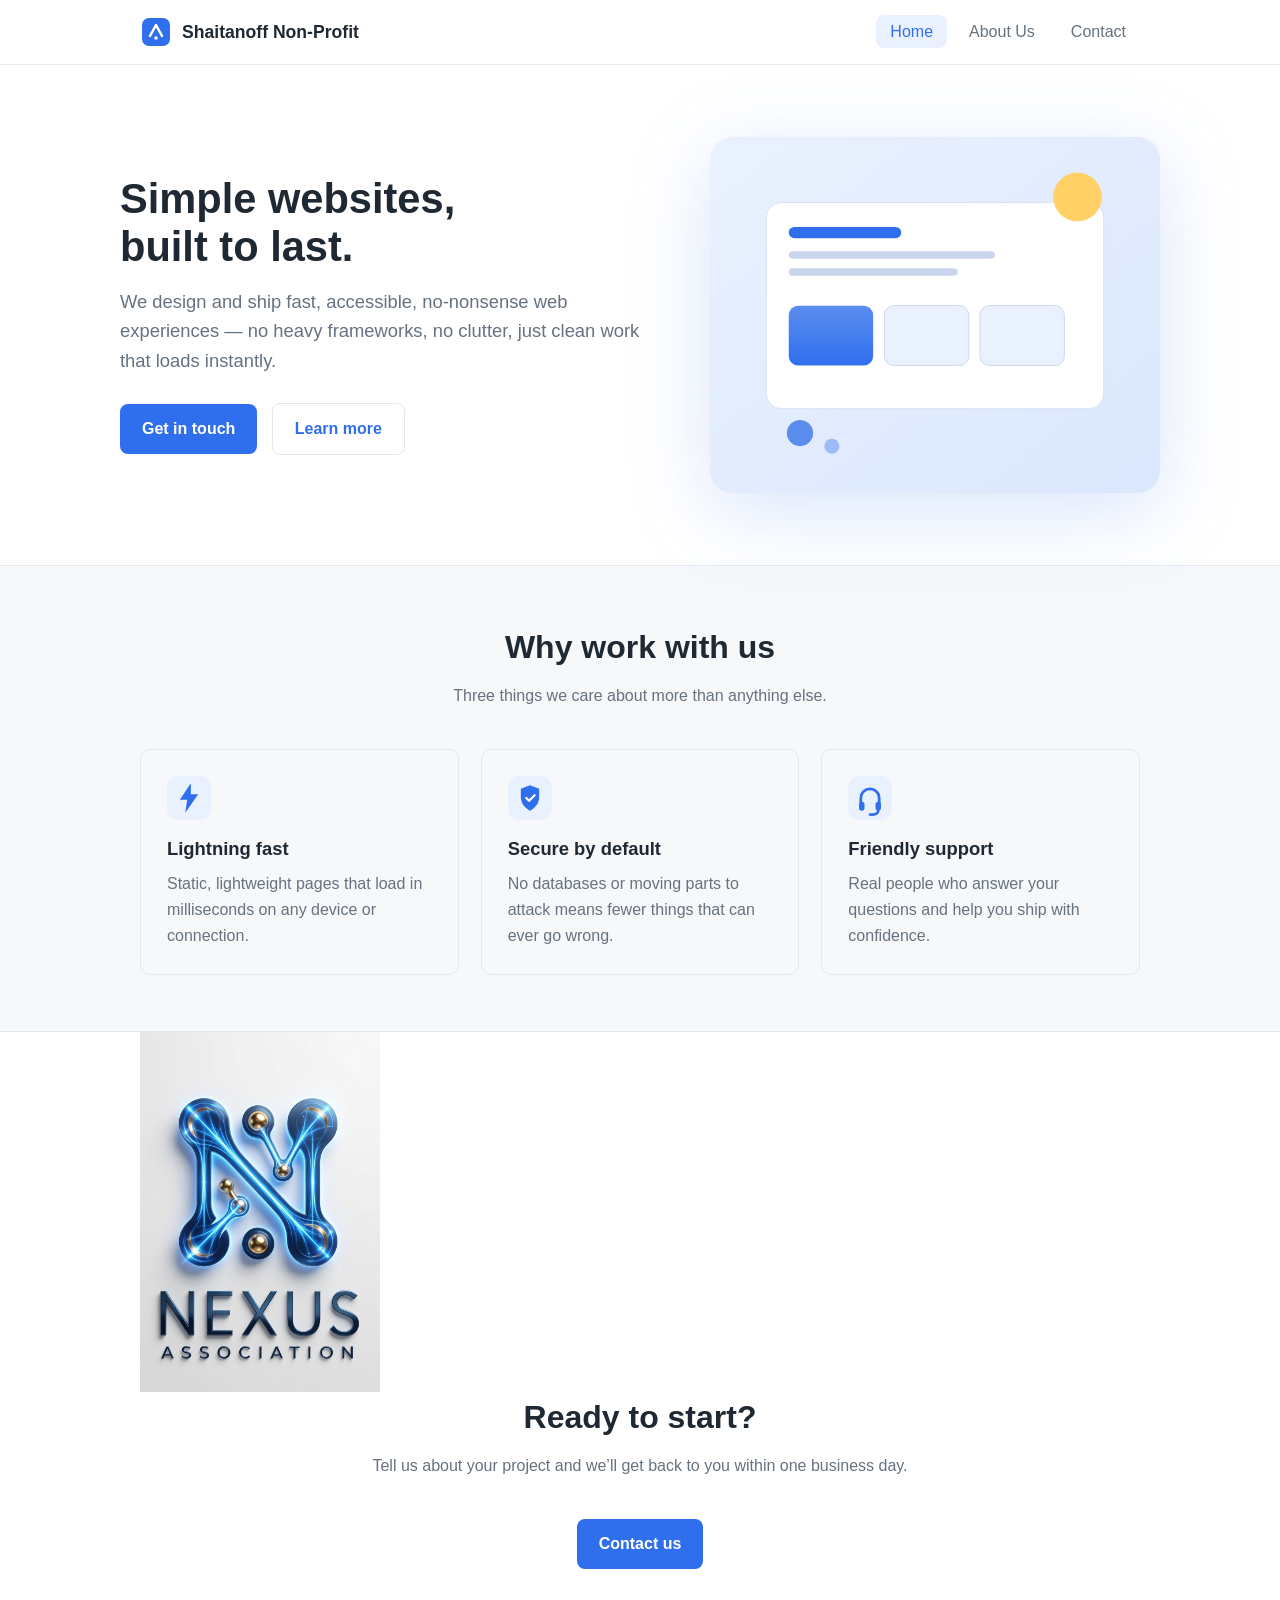
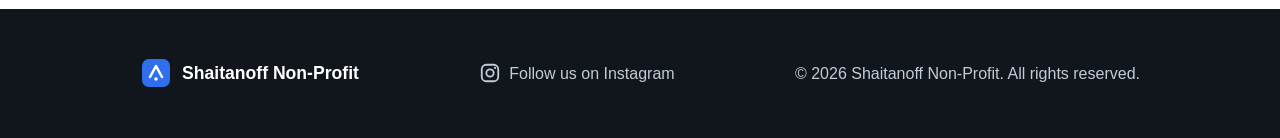
<file: website/index.html>
<!DOCTYPE html>
<html lang="en">
<head>
  <meta charset="UTF-8">
  <meta name="viewport" content="width=device-width, initial-scale=1.0">
  <title>Shaitanoff Non-Profit — Build something simple</title>
  <meta name="description" content="Shaitanoff Non-Profit builds fast, friendly, no-nonsense digital products.">
  <link rel="icon" type="image/svg+xml" href="images/logo.svg">
  <link rel="stylesheet" href="css/styles.css">
</head>
<body>
  <header class="site-header">
    <div class="container nav">
      <a class="brand" href="index.html">
        <img src="images/logo.svg" alt="Shaitanoff Non-Profit logo">
        <span>Shaitanoff Non-Profit</span>
      </a>
      <nav>
        <ul class="nav-links">
          <li><a href="index.html" class="active">Home</a></li>
          <li><a href="about.html">About Us</a></li>
          <li><a href="contact.html">Contact</a></li>
        </ul>
      </nav>
    </div>
  </header>

  <main>
    <!-- Hero -->
    <section class="hero container">
      <div class="hero-copy">
        <h1>Simple websites,<br>built to last.</h1>
        <p>We design and ship fast, accessible, no-nonsense web experiences — no heavy frameworks, no clutter, just clean work that loads instantly.</p>
        <a class="btn" href="contact.html">Get in touch</a>
        <a class="btn btn-ghost" href="about.html">Learn more</a>
      </div>
      <div class="hero-art">
        <img src="images/hero.svg" alt="Illustration of a clean website layout">
      </div>
    </section>

    <!-- Features -->
    <section class="bg-surface">
      <div class="container">
        <div class="section-title">
          <h2>Why work with us</h2>
          <p>Three things we care about more than anything else.</p>
        </div>
        <div class="cards">
          <article class="card">
            <img class="icon" src="images/icon-fast.svg" alt="">
            <h3>Lightning fast</h3>
            <p>Static, lightweight pages that load in milliseconds on any device or connection.</p>
          </article>
          <article class="card">
            <img class="icon" src="images/icon-secure.svg" alt="">
            <h3>Secure by default</h3>
            <p>No databases or moving parts to attack means fewer things that can ever go wrong.</p>
          </article>
          <article class="card">
            <img class="icon" src="images/icon-support.svg" alt="">
            <h3>Friendly support</h3>
            <p>Real people who answer your questions and help you ship with confidence.</p>
          </article>
        </div>
      </div>
    </section>

    <!-- Old Logo -->
    <section class="container text-center">
      <img src="images/old_logo.jpeg" alt="Old logo" style="max-width: 240px; width: 100%; height: auto;">
    </section>

    <!-- CTA -->
    <section class="container">
      <div class="section-title">
        <h2>Ready to start?</h2>
        <p>Tell us about your project and we’ll get back to you within one business day.</p>
      </div>
      <div class="text-center">
        <a class="btn" href="contact.html">Contact us</a>
      </div>
    </section>
  </main>

  <footer class="site-footer">
    <div class="container footer-inner">
      <a class="brand" href="index.html">
        <img src="images/logo.svg" alt="Shaitanoff Non-Profit logo">
        <span>Shaitanoff Non-Profit</span>
      </a>
      <a class="footer-social" href="https://www.instagram.com/liftuppv?utm_source=qr" target="_blank" rel="noopener">
        <img src="images/instagram.svg" alt="">
        Follow us on Instagram
      </a>
      <p>&copy; 2026 Shaitanoff Non-Profit. All rights reserved.</p>
    </div>
  </footer>
</body>
</html>
</file>
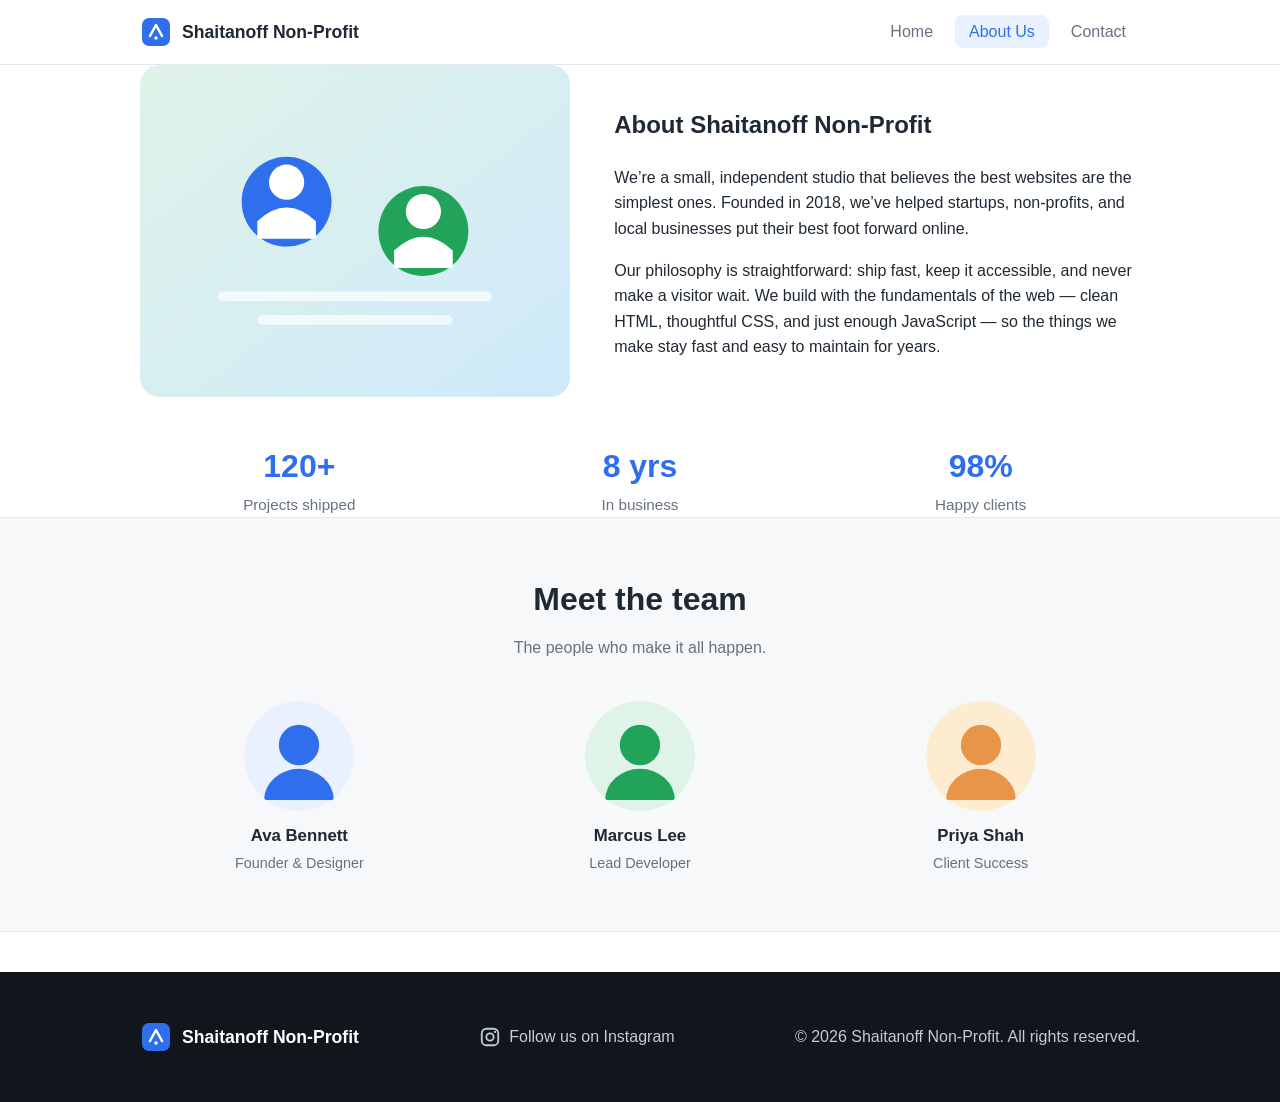
<file: website/about.html>
<!DOCTYPE html>
<html lang="en">
<head>
  <meta charset="UTF-8">
  <meta name="viewport" content="width=device-width, initial-scale=1.0">
  <title>About Us — Shaitanoff Non-Profit</title>
  <meta name="description" content="Learn about Shaitanoff Non-Profit, our story, and the team behind the work.">
  <link rel="icon" type="image/svg+xml" href="images/logo.svg">
  <link rel="stylesheet" href="css/styles.css">
</head>
<body>
  <header class="site-header">
    <div class="container nav">
      <a class="brand" href="index.html">
        <img src="images/logo.svg" alt="Shaitanoff Non-Profit logo">
        <span>Shaitanoff Non-Profit</span>
      </a>
      <nav>
        <ul class="nav-links">
          <li><a href="index.html">Home</a></li>
          <li><a href="about.html" class="active">About Us</a></li>
          <li><a href="contact.html">Contact</a></li>
        </ul>
      </nav>
    </div>
  </header>

  <main>
    <!-- Intro -->
    <section class="container">
      <div class="about-grid">
        <img src="images/about.svg" alt="Illustration of the Shaitanoff Non-Profit team">
        <div>
          <h1>About Shaitanoff Non-Profit</h1>
          <p>We’re a small, independent studio that believes the best websites are the simplest ones. Founded in 2018, we’ve helped startups, non-profits, and local businesses put their best foot forward online.</p>
          <p>Our philosophy is straightforward: ship fast, keep it accessible, and never make a visitor wait. We build with the fundamentals of the web — clean HTML, thoughtful CSS, and just enough JavaScript — so the things we make stay fast and easy to maintain for years.</p>
        </div>
      </div>

      <div class="stats">
        <div class="stat">
          <div class="num">120+</div>
          <div class="label">Projects shipped</div>
        </div>
        <div class="stat">
          <div class="num">8 yrs</div>
          <div class="label">In business</div>
        </div>
        <div class="stat">
          <div class="num">98%</div>
          <div class="label">Happy clients</div>
        </div>
      </div>
    </section>

    <!-- Team -->
    <section class="bg-surface">
      <div class="container">
        <div class="section-title">
          <h2>Meet the team</h2>
          <p>The people who make it all happen.</p>
        </div>
        <div class="team">
          <div class="member">
            <img src="images/avatar1.svg" alt="Portrait of Ava Bennett">
            <h3>Ava Bennett</h3>
            <span>Founder &amp; Designer</span>
          </div>
          <div class="member">
            <img src="images/avatar2.svg" alt="Portrait of Marcus Lee">
            <h3>Marcus Lee</h3>
            <span>Lead Developer</span>
          </div>
          <div class="member">
            <img src="images/avatar3.svg" alt="Portrait of Priya Shah">
            <h3>Priya Shah</h3>
            <span>Client Success</span>
          </div>
        </div>
      </div>
    </section>
  </main>

  <footer class="site-footer">
    <div class="container footer-inner">
      <a class="brand" href="index.html">
        <img src="images/logo.svg" alt="Shaitanoff Non-Profit logo">
        <span>Shaitanoff Non-Profit</span>
      </a>
      <a class="footer-social" href="https://www.instagram.com/liftuppv?utm_source=qr" target="_blank" rel="noopener">
        <img src="images/instagram.svg" alt="">
        Follow us on Instagram
      </a>
      <p>&copy; 2026 Shaitanoff Non-Profit. All rights reserved.</p>
    </div>
  </footer>
</body>
</html>
</file>
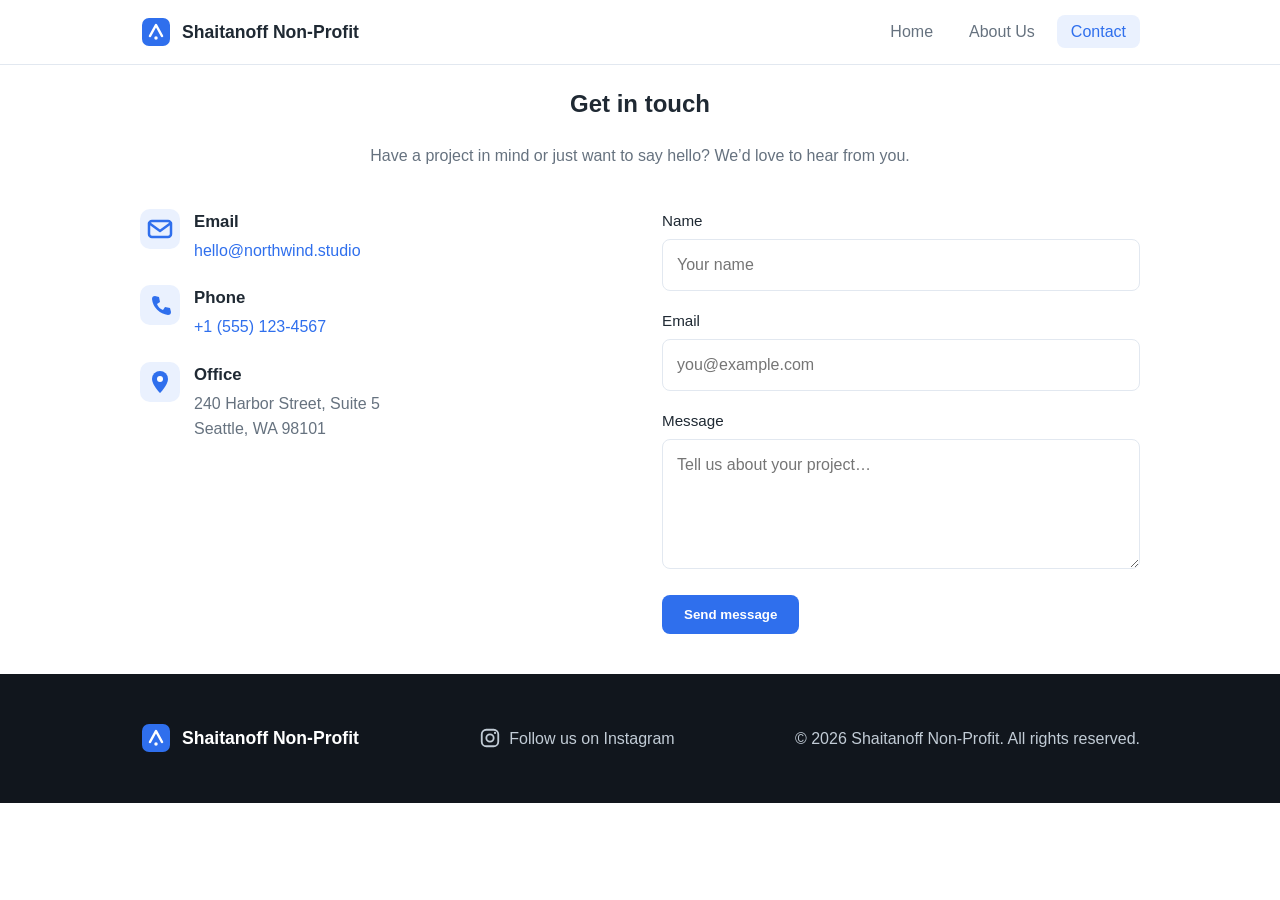
<file: website/contact.html>
<!DOCTYPE html>
<html lang="en">
<head>
  <meta charset="UTF-8">
  <meta name="viewport" content="width=device-width, initial-scale=1.0">
  <title>Contact — Shaitanoff Non-Profit</title>
  <meta name="description" content="Get in touch with Shaitanoff Non-Profit. We'd love to hear about your project.">
  <link rel="icon" type="image/svg+xml" href="images/logo.svg">
  <link rel="stylesheet" href="css/styles.css">
</head>
<body>
  <header class="site-header">
    <div class="container nav">
      <a class="brand" href="index.html">
        <img src="images/logo.svg" alt="Shaitanoff Non-Profit logo">
        <span>Shaitanoff Non-Profit</span>
      </a>
      <nav>
        <ul class="nav-links">
          <li><a href="index.html">Home</a></li>
          <li><a href="about.html">About Us</a></li>
          <li><a href="contact.html" class="active">Contact</a></li>
        </ul>
      </nav>
    </div>
  </header>

  <main>
    <section class="container">
      <div class="section-title">
        <h1>Get in touch</h1>
        <p>Have a project in mind or just want to say hello? We’d love to hear from you.</p>
      </div>

      <div class="contact-grid">
        <!-- Contact details -->
        <div class="contact-info">
          <div class="info-item">
            <img class="icon" src="images/icon-mail.svg" alt="">
            <div>
              <h3>Email</h3>
              <p><a href="mailto:hello@northwind.studio">hello@northwind.studio</a></p>
            </div>
          </div>
          <div class="info-item">
            <img class="icon" src="images/icon-phone.svg" alt="">
            <div>
              <h3>Phone</h3>
              <p><a href="tel:+15551234567">+1 (555) 123-4567</a></p>
            </div>
          </div>
          <div class="info-item">
            <img class="icon" src="images/icon-pin.svg" alt="">
            <div>
              <h3>Office</h3>
              <p>240 Harbor Street, Suite 5<br>Seattle, WA 98101</p>
            </div>
          </div>
        </div>

        <!-- Contact form -->
        <form id="contact-form" novalidate>
          <div class="field">
            <label for="name">Name</label>
            <input type="text" id="name" name="name" placeholder="Your name" required>
          </div>
          <div class="field">
            <label for="email">Email</label>
            <input type="email" id="email" name="email" placeholder="you@example.com" required>
          </div>
          <div class="field">
            <label for="message">Message</label>
            <textarea id="message" name="message" placeholder="Tell us about your project…" required></textarea>
          </div>
          <button class="btn" type="submit">Send message</button>
          <p id="form-status" class="form-status" role="status" aria-live="polite"></p>
        </form>
      </div>
    </section>
  </main>

  <footer class="site-footer">
    <div class="container footer-inner">
      <a class="brand" href="index.html">
        <img src="images/logo.svg" alt="Shaitanoff Non-Profit logo">
        <span>Shaitanoff Non-Profit</span>
      </a>
      <a class="footer-social" href="https://www.instagram.com/liftuppv?utm_source=qr" target="_blank" rel="noopener">
        <img src="images/instagram.svg" alt="">
        Follow us on Instagram
      </a>
      <p>&copy; 2026 Shaitanoff Non-Profit. All rights reserved.</p>
    </div>
  </footer>

  <script src="js/contact.js"></script>
</body>
</html>
</file>
<file: website/css/styles.css>
:root {
  --bg: #ffffff;
  --surface: #f6f8fa;
  --text: #1f2933;
  --muted: #66727f;
  --accent: #2f6fed;
  --accent-dark: #1f53c0;
  --border: #e2e8f0;
  --radius: 10px;
  --maxw: 1040px;
}

* {
  box-sizing: border-box;
}

html {
  scroll-behavior: smooth;
}

body {
  margin: 0;
  font-family: -apple-system, BlinkMacSystemFont, "Segoe UI", Roboto, Helvetica, Arial, sans-serif;
  color: var(--text);
  background: var(--bg);
  line-height: 1.6;
}

a {
  color: var(--accent);
  text-decoration: none;
}

a:hover {
  text-decoration: underline;
}

img {
  max-width: 100%;
  display: block;
}

/* Layout helpers */
.container {
  width: 100%;
  max-width: var(--maxw);
  margin: 0 auto;
  padding: 0 20px;
}

section {
  padding: 56px 0;
}

/* Header / nav */
.site-header {
  position: sticky;
  top: 0;
  z-index: 10;
  background: rgba(255, 255, 255, 0.9);
  backdrop-filter: blur(8px);
  border-bottom: 1px solid var(--border);
}

.nav {
  display: flex;
  align-items: center;
  justify-content: space-between;
  height: 64px;
}

.brand {
  display: flex;
  align-items: center;
  gap: 10px;
  font-weight: 700;
  font-size: 1.1rem;
  color: var(--text);
}

.brand img {
  width: 32px;
  height: 32px;
}

.brand:hover {
  text-decoration: none;
}

.nav-links {
  display: flex;
  gap: 8px;
  list-style: none;
  margin: 0;
  padding: 0;
}

.nav-links a {
  color: var(--muted);
  padding: 8px 14px;
  border-radius: 8px;
  font-weight: 500;
}

.nav-links a:hover {
  color: var(--text);
  background: var(--surface);
  text-decoration: none;
}

.nav-links a.active {
  color: var(--accent);
  background: #eaf1fe;
}

/* Hero */
.hero {
  display: grid;
  grid-template-columns: 1.1fr 0.9fr;
  gap: 40px;
  align-items: center;
  padding: 72px 0;
}

.hero h1 {
  font-size: 2.6rem;
  line-height: 1.15;
  margin: 0 0 16px;
}

.hero p {
  font-size: 1.15rem;
  color: var(--muted);
  margin: 0 0 28px;
}

.hero-art img {
  width: 100%;
  filter: drop-shadow(0 18px 40px rgba(47, 111, 237, 0.18));
}

/* Buttons */
.btn {
  display: inline-block;
  background: var(--accent);
  color: #fff;
  padding: 12px 22px;
  border-radius: 8px;
  font-weight: 600;
  border: none;
  cursor: pointer;
  transition: background 0.15s ease;
}

.btn:hover {
  background: var(--accent-dark);
  text-decoration: none;
}

.btn-ghost {
  background: transparent;
  color: var(--accent);
  border: 1px solid var(--border);
  margin-left: 10px;
}

.btn-ghost:hover {
  background: var(--surface);
}

/* Section headings */
.section-title {
  text-align: center;
  margin: 0 auto 40px;
  max-width: 620px;
}

.section-title h2 {
  font-size: 2rem;
  margin: 0 0 10px;
}

.section-title p {
  color: var(--muted);
  margin: 0;
}

/* Feature cards */
.cards {
  display: grid;
  grid-template-columns: repeat(3, 1fr);
  gap: 22px;
}

.card {
  background: var(--surface);
  border: 1px solid var(--border);
  border-radius: var(--radius);
  padding: 26px;
}

.card .icon {
  width: 44px;
  height: 44px;
  margin-bottom: 14px;
}

.card h3 {
  margin: 0 0 8px;
  font-size: 1.15rem;
}

.card p {
  margin: 0;
  color: var(--muted);
}

/* Alt background block */
.bg-surface {
  background: var(--surface);
  border-top: 1px solid var(--border);
  border-bottom: 1px solid var(--border);
}

/* About */
.about-grid {
  display: grid;
  grid-template-columns: 0.9fr 1.1fr;
  gap: 44px;
  align-items: center;
}

.about-grid img {
  width: 100%;
  border-radius: var(--radius);
}

.stats {
  display: grid;
  grid-template-columns: repeat(3, 1fr);
  gap: 22px;
  margin-top: 44px;
  text-align: center;
}

.stat .num {
  font-size: 2rem;
  font-weight: 700;
  color: var(--accent);
}

.stat .label {
  color: var(--muted);
  font-size: 0.95rem;
}

.team {
  display: grid;
  grid-template-columns: repeat(3, 1fr);
  gap: 22px;
}

.member {
  text-align: center;
}

.member img {
  width: 110px;
  height: 110px;
  border-radius: 50%;
  margin: 0 auto 12px;
}

.member h3 {
  margin: 0;
  font-size: 1.05rem;
}

.member span {
  color: var(--muted);
  font-size: 0.9rem;
}

/* Contact */
.contact-grid {
  display: grid;
  grid-template-columns: 1fr 1fr;
  gap: 44px;
}

.info-item {
  display: flex;
  gap: 14px;
  margin-bottom: 22px;
}

.info-item .icon {
  width: 40px;
  height: 40px;
  flex-shrink: 0;
}

.info-item h3 {
  margin: 0 0 2px;
  font-size: 1.05rem;
}

.info-item p {
  margin: 0;
  color: var(--muted);
}

form .field {
  margin-bottom: 18px;
}

label {
  display: block;
  margin-bottom: 6px;
  font-weight: 500;
  font-size: 0.95rem;
}

input,
textarea {
  width: 100%;
  padding: 12px 14px;
  border: 1px solid var(--border);
  border-radius: 8px;
  font: inherit;
  background: #fff;
}

input:focus,
textarea:focus {
  outline: none;
  border-color: var(--accent);
  box-shadow: 0 0 0 3px rgba(47, 111, 237, 0.15);
}

textarea {
  resize: vertical;
  min-height: 130px;
}

.form-status {
  margin-top: 14px;
  padding: 12px 14px;
  border-radius: 8px;
  background: #eaf7ee;
  color: #1b6b3a;
  display: none;
}

.form-status.show {
  display: block;
}

/* Footer */
.site-footer {
  background: #11161d;
  color: #c2ccd6;
  padding: 36px 0;
  margin-top: 40px;
}

.footer-inner {
  display: flex;
  justify-content: space-between;
  align-items: center;
  flex-wrap: wrap;
  gap: 16px;
}

.site-footer a {
  color: #c2ccd6;
}

.site-footer .brand {
  color: #fff;
}

.footer-social {
  display: inline-flex;
  align-items: center;
  gap: 8px;
  font-weight: 500;
}

.footer-social img {
  width: 22px;
  height: 22px;
}

.footer-social:hover {
  color: #fff;
  text-decoration: none;
}

/* Utility */
.text-center {
  text-align: center;
}

/* Responsive */
@media (max-width: 820px) {
  .hero,
  .about-grid,
  .contact-grid {
    grid-template-columns: 1fr;
  }

  .hero {
    padding: 48px 0;
    text-align: center;
  }

  .hero-art {
    order: -1;
  }

  .cards,
  .stats,
  .team {
    grid-template-columns: 1fr;
  }

  .nav-links {
    gap: 2px;
  }

  .nav-links a {
    padding: 8px 10px;
  }

  .brand span {
    display: none;
  }
}
</file>
